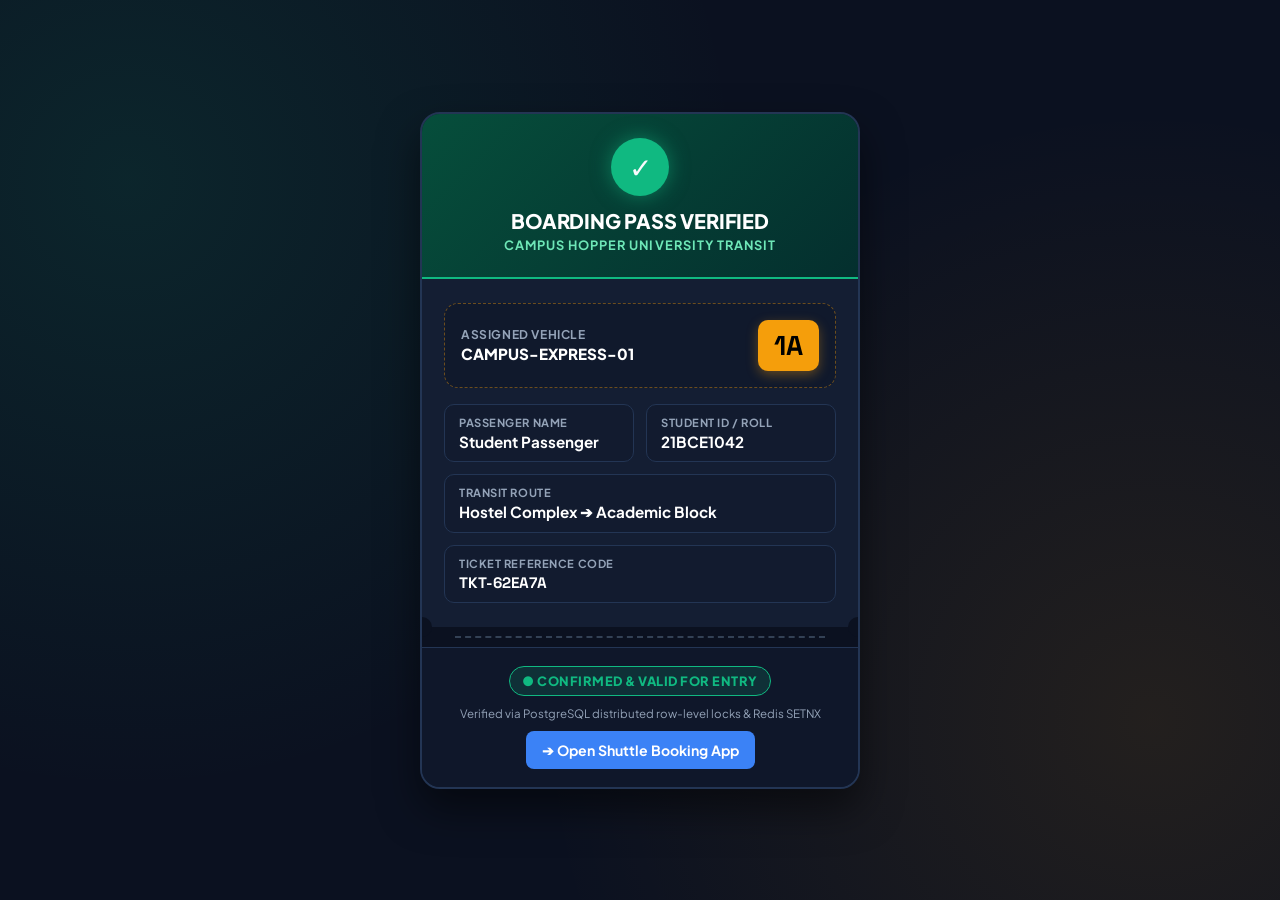
<file: frontend/verify.html>
<!DOCTYPE html>
<html lang="en">
<head>
  <meta charset="UTF-8">
  <meta name="viewport" content="width=device-width, initial-scale=1.0">
  <title>Ticket Verification Pass | Campus Hopper 🚌</title>
  <link rel="preconnect" href="https://fonts.googleapis.com">
  <link rel="preconnect" href="https://fonts.gstatic.com" crossorigin>
  <link href="https://fonts.googleapis.com/css2?family=Plus+Jakarta+Sans:wght@400;500;600;700;800&family=Space+Grotesk:wght@500;700&display=swap" rel="stylesheet">
  <style>
    :root {
      --bg: #0b1120;
      --card-bg: #141e33;
      --border: #233554;
      --green: #10b981;
      --yellow: #f59e0b;
      --text: #f8fafc;
      --muted: #94a3b8;
    }
    * { box-sizing: border-box; margin: 0; padding: 0; }
    body {
      font-family: 'Plus Jakarta Sans', sans-serif;
      background: var(--bg);
      color: var(--text);
      min-height: 100vh;
      display: flex;
      align-items: center;
      justify-content: center;
      padding: 20px;
      background-image: 
        radial-gradient(circle at 10% 20%, rgba(16, 185, 129, 0.12) 0%, transparent 45%),
        radial-gradient(circle at 90% 80%, rgba(245, 158, 11, 0.1) 0%, transparent 45%);
    }
    .pass-card {
      background: var(--card-bg);
      border: 2px solid var(--border);
      border-radius: 20px;
      width: 100%;
      max-width: 440px;
      overflow: hidden;
      box-shadow: 0 20px 40px rgba(0,0,0,0.5);
      animation: popIn 0.3s ease;
    }
    .pass-header {
      background: linear-gradient(135deg, #064e3b, #042f2e);
      border-bottom: 2px solid #10b981;
      padding: 24px 20px;
      text-align: center;
      position: relative;
    }
    .check-icon {
      width: 58px;
      height: 58px;
      background: var(--green);
      border-radius: 50%;
      display: flex;
      align-items: center;
      justify-content: center;
      font-size: 28px;
      margin: 0 auto 12px auto;
      box-shadow: 0 0 20px rgba(16, 185, 129, 0.5);
    }
    .pass-header h1 {
      font-size: 1.25rem;
      font-weight: 800;
      color: #fff;
      letter-spacing: -0.01em;
    }
    .pass-header p {
      font-size: 0.8rem;
      color: #6ee7b7;
      text-transform: uppercase;
      letter-spacing: 0.08em;
      margin-top: 4px;
      font-weight: 700;
    }
    .pass-body {
      padding: 24px 22px;
      display: flex;
      flex-direction: column;
      gap: 16px;
    }
    .seat-hero {
      background: rgba(15, 23, 42, 0.7);
      border: 1.5px dashed rgba(245, 158, 11, 0.4);
      border-radius: 14px;
      padding: 16px;
      display: flex;
      justify-content: space-between;
      align-items: center;
    }
    .seat-hero-left .label {
      font-size: 0.75rem;
      font-weight: 700;
      color: var(--muted);
      text-transform: uppercase;
      letter-spacing: 0.05em;
    }
    .seat-hero-left .bus-name {
      font-size: 0.95rem;
      font-weight: 800;
      color: #fff;
      margin-top: 2px;
    }
    .seat-badge {
      background: var(--yellow);
      color: #000;
      font-size: 1.7rem;
      font-weight: 800;
      padding: 8px 16px;
      border-radius: 10px;
      font-family: 'Space Grotesk', monospace;
      box-shadow: 0 4px 12px rgba(245, 158, 11, 0.35);
    }
    .info-grid {
      display: grid;
      grid-template-columns: 1fr 1fr;
      gap: 12px;
    }
    .info-cell {
      background: rgba(15, 23, 42, 0.4);
      border: 1px solid var(--border);
      border-radius: 10px;
      padding: 10px 14px;
    }
    .info-cell.full-width {
      grid-column: span 2;
    }
    .info-cell .label {
      font-size: 0.7rem;
      font-weight: 700;
      color: var(--muted);
      text-transform: uppercase;
      letter-spacing: 0.05em;
    }
    .info-cell .value {
      font-size: 0.95rem;
      font-weight: 700;
      color: #fff;
      margin-top: 3px;
      word-break: break-word;
    }
    .ref-code {
      font-family: 'Space Grotesk', monospace;
      color: #38bdf8;
    }
    .notch-row {
      position: relative;
      height: 20px;
      background: var(--bg);
      display: flex;
      align-items: center;
      justify-content: center;
    }
    .notch-row::before, .notch-row::after {
      content: '';
      position: absolute;
      top: -10px;
      width: 20px;
      height: 20px;
      border-radius: 50%;
      background: var(--bg);
    }
    .notch-row::before { left: -10px; }
    .notch-row::after { right: -10px; }
    .notch-line {
      width: 85%;
      border-top: 2px dashed #334155;
    }
    .pass-footer {
      background: #0f172a;
      padding: 18px 22px;
      border-top: 1px solid var(--border);
      text-align: center;
      display: flex;
      flex-direction: column;
      gap: 10px;
    }
    .status-pill {
      background: rgba(16, 185, 129, 0.15);
      border: 1px solid var(--green);
      color: var(--green);
      font-size: 0.8rem;
      font-weight: 800;
      padding: 6px 12px;
      border-radius: 20px;
      display: inline-block;
      margin: 0 auto;
      letter-spacing: 0.04em;
    }
    .btn-home {
      display: inline-block;
      background: #3b82f6;
      color: #fff;
      text-decoration: none;
      font-weight: 700;
      font-size: 0.88rem;
      padding: 10px 16px;
      border-radius: 8px;
      transition: background 0.2s ease;
    }
    .btn-home:hover {
      background: #2563eb;
    }
    @keyframes popIn {
      from { opacity: 0; transform: scale(0.95); }
      to { opacity: 1; transform: scale(1); }
    }
  </style>
</head>
<body>

  <div class="pass-card">
    <div class="pass-header">
      <div class="check-icon">✓</div>
      <h1>BOARDING PASS VERIFIED</h1>
      <p>Campus Hopper University Transit</p>
    </div>

    <div class="pass-body">
      <!-- Seat & Vehicle Banner -->
      <div class="seat-hero">
        <div class="seat-hero-left">
          <div class="label">ASSIGNED VEHICLE</div>
          <div class="bus-name" id="val-bus">CAMPUS-EXPRESS-01</div>
        </div>
        <div class="seat-badge" id="val-seat">--</div>
      </div>

      <!-- Details Grid -->
      <div class="info-grid">
        <div class="info-cell">
          <div class="label">PASSENGER NAME</div>
          <div class="value" id="val-name">--</div>
        </div>
        <div class="info-cell">
          <div class="label">STUDENT ID / ROLL</div>
          <div class="value" id="val-id">--</div>
        </div>
        <div class="info-cell full-width">
          <div class="label">TRANSIT ROUTE</div>
          <div class="value" id="val-route">Hostel Complex ➔ Main Academic Block</div>
        </div>
        <div class="info-cell full-width">
          <div class="label">TICKET REFERENCE CODE</div>
          <div class="value ref-code" id="val-ref">TKT-XXXXXX</div>
        </div>
      </div>
    </div>

    <div class="notch-row">
      <div class="notch-line"></div>
    </div>

    <div class="pass-footer">
      <div>
        <span class="status-pill">● CONFIRMED & VALID FOR ENTRY</span>
      </div>
      <div style="font-size: 0.72rem; color: var(--muted);">
        Verified via PostgreSQL distributed row-level locks & Redis SETNX
      </div>
      <div>
        <a href="/" class="btn-home">➔ Open Shuttle Booking App</a>
      </div>
    </div>
  </div>

  <script>
    // Parse query params from URL
    const params = new URLSearchParams(window.location.search);
    const ref = params.get("ref") || "TKT-" + Math.random().toString(16).substring(2, 8).toUpperCase();
    const seat = params.get("seat") || "1A";
    const name = params.get("name") || "Student Passenger";
    const id = params.get("id") || "21BCE1042";
    const bus = params.get("bus") || "CAMPUS-EXPRESS-01";
    const route = params.get("route") || "Hostel Complex ➔ Academic Block";

    document.getElementById("val-ref").textContent = ref;
    document.getElementById("val-seat").textContent = seat;
    document.getElementById("val-name").textContent = name;
    document.getElementById("val-id").textContent = id;
    document.getElementById("val-bus").textContent = bus;
    document.getElementById("val-route").textContent = route;
  </script>
</body>
</html>
</file>
